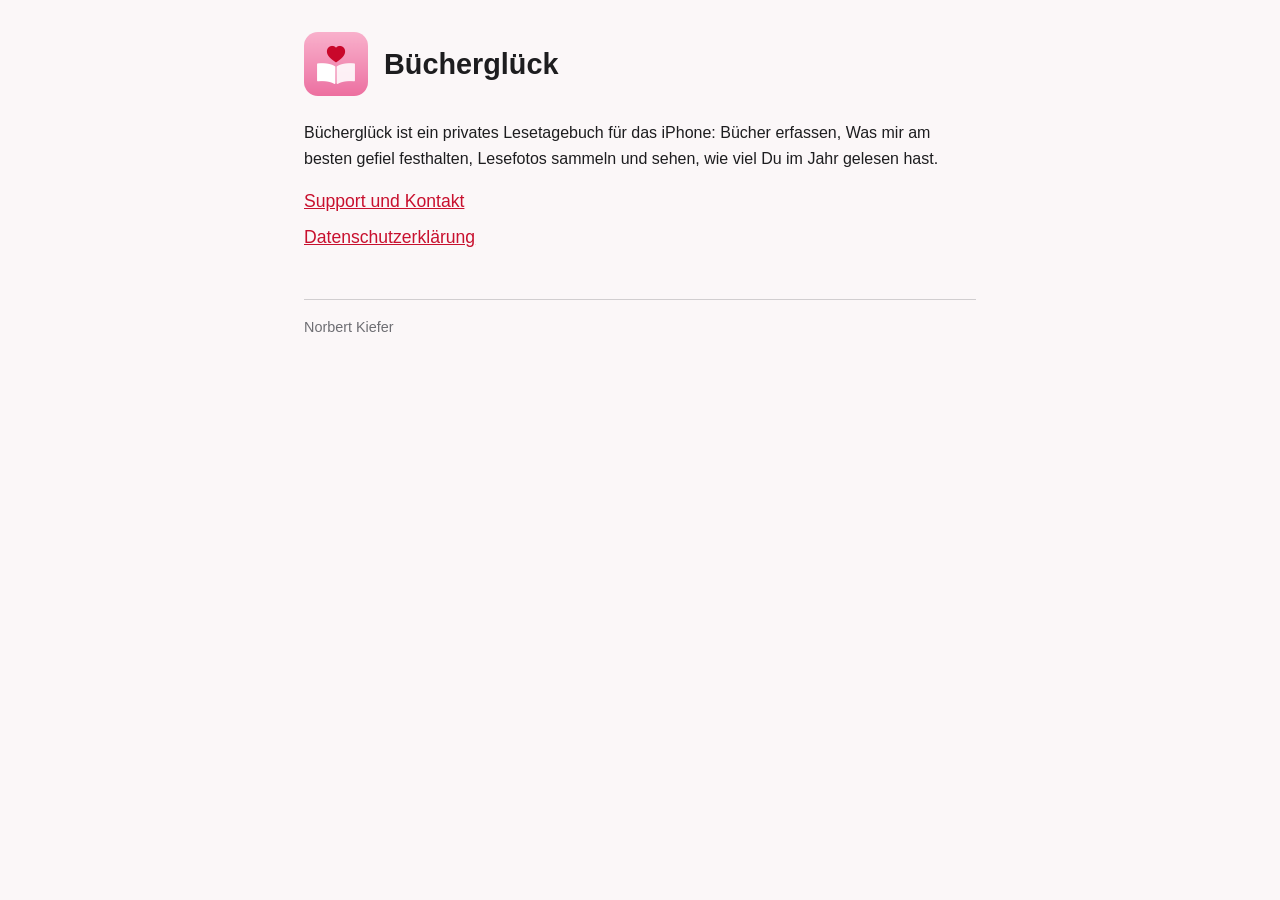
<file: index.html>
<!DOCTYPE html>
<html lang="de">
<head>
    <meta charset="utf-8">
    <meta name="viewport" content="width=device-width, initial-scale=1">
    <title>Bücherglück</title>
    <link rel="stylesheet" href="stil.css">
</head>
<body>
<main>
    <header>
        <img src="icon.png" alt="">
        <h1>Bücherglück</h1>
    </header>

    <p>Bücherglück ist ein privates Lesetagebuch für das iPhone: Bücher erfassen, Was mir am besten gefiel festhalten, Lesefotos sammeln und sehen, wie viel Du im Jahr gelesen hast.</p>

    <nav>
        <ul>
            <li><a href="support.html">Support und Kontakt</a></li>
            <li><a href="datenschutz.html">Datenschutzerklärung</a></li>
        </ul>
    </nav>

    <footer>Norbert Kiefer</footer>
</main>
</body>
</html>
</file>
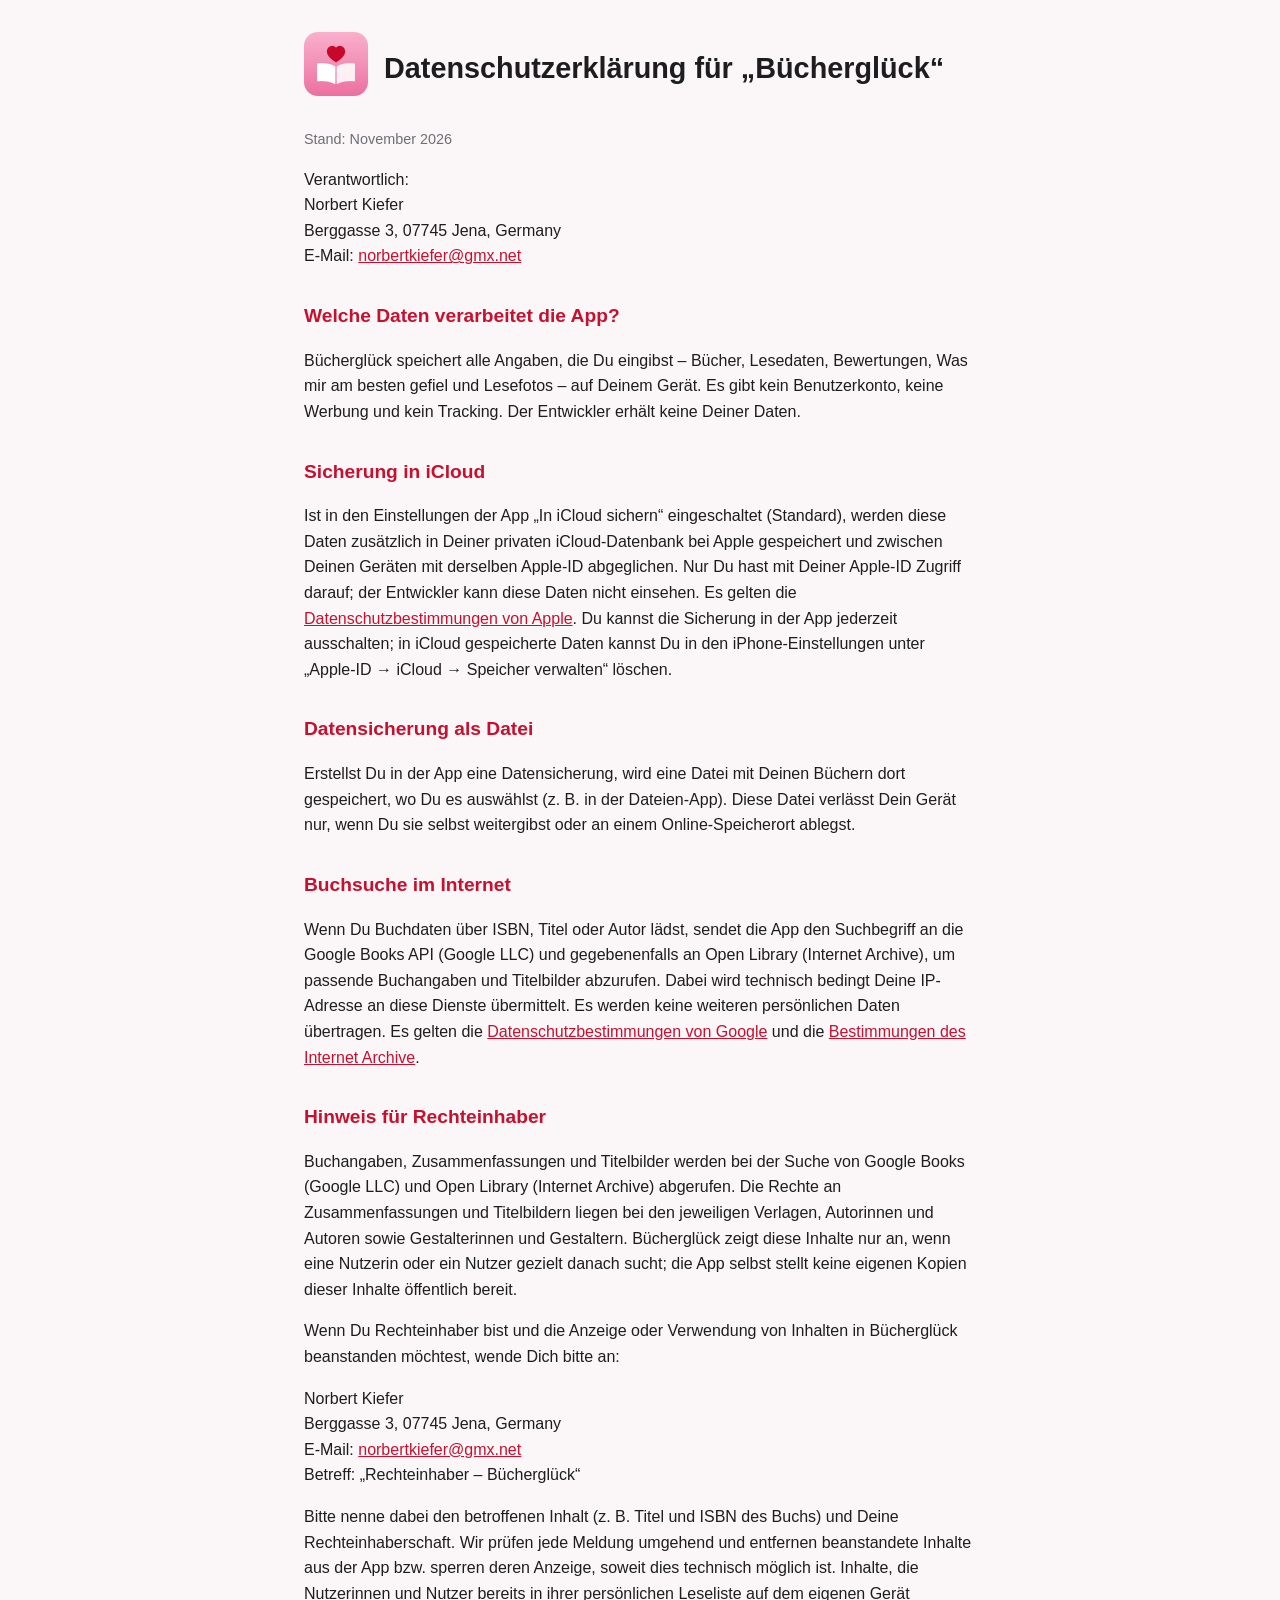
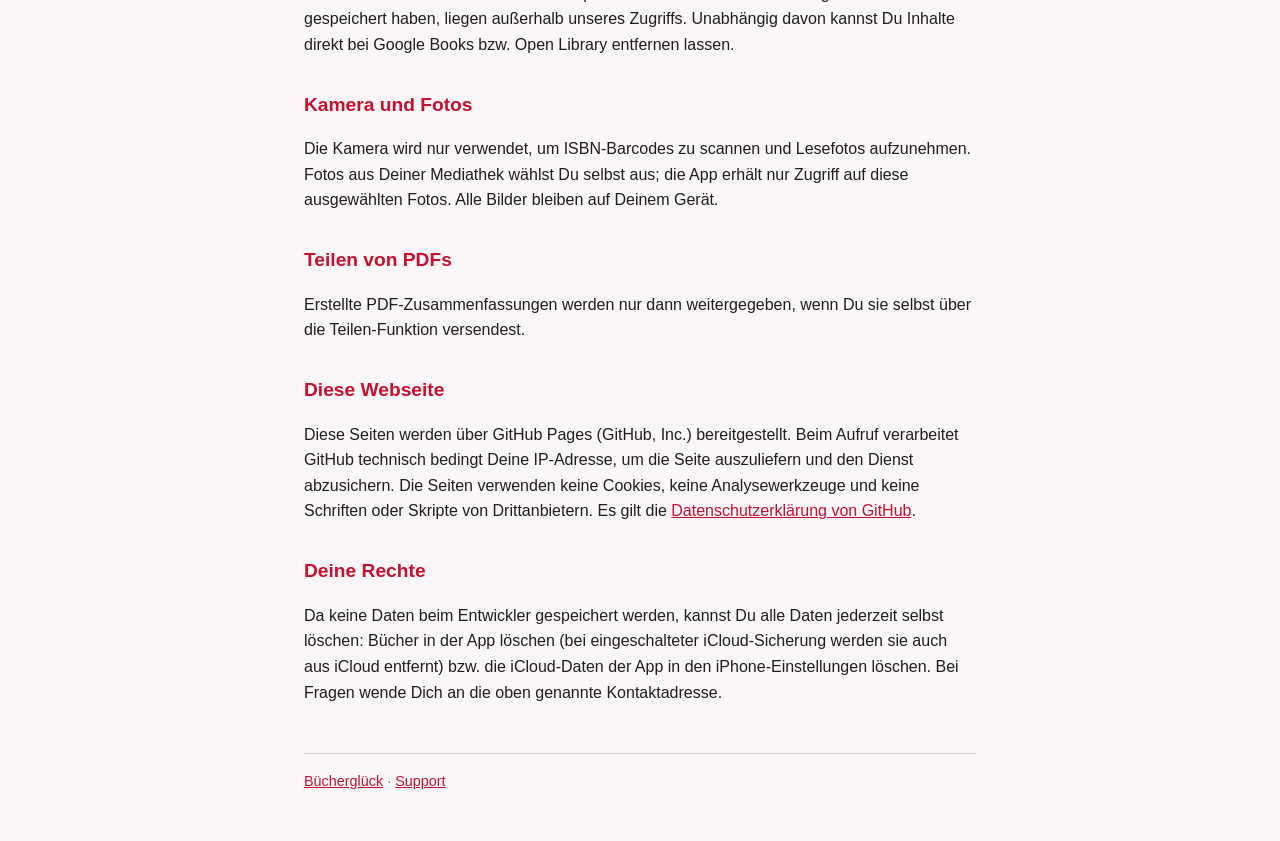
<file: datenschutz.html>
<!DOCTYPE html>
<html lang="de">
<head>
    <meta charset="utf-8">
    <meta name="viewport" content="width=device-width, initial-scale=1">
    <title>Bücherglück – Datenschutzerklärung</title>
    <link rel="stylesheet" href="stil.css">
</head>
<body>
<main>
    <header>
        <a href="index.html"><img src="icon.png" alt="Bücherglück"></a>
        <h1>Datenschutzerklärung für „Bücherglück“</h1>
    </header>

    <p class="stand">Stand: November 2026</p>

    <p>Verantwortlich:<br>
    Norbert Kiefer<br>
    Berggasse 3, 07745 Jena, Germany<br>
    E-Mail: <a href="mailto:norbertkiefer@gmx.net">norbertkiefer@gmx.net</a></p>

    <h2>Welche Daten verarbeitet die App?</h2>
    <p>Bücherglück speichert alle Angaben, die Du eingibst – Bücher, Lesedaten, Bewertungen, Was mir am besten gefiel und Lesefotos – auf Deinem Gerät. Es gibt kein Benutzerkonto, keine Werbung und kein Tracking. Der Entwickler erhält keine Deiner Daten.</p>

    <h2>Sicherung in iCloud</h2>
    <p>Ist in den Einstellungen der App „In iCloud sichern“ eingeschaltet (Standard), werden diese Daten zusätzlich in Deiner privaten iCloud-Datenbank bei Apple gespeichert und zwischen Deinen Geräten mit derselben Apple-ID abgeglichen. Nur Du hast mit Deiner Apple-ID Zugriff darauf; der Entwickler kann diese Daten nicht einsehen. Es gelten die <a href="https://www.apple.com/de/legal/privacy/">Datenschutzbestimmungen von Apple</a>. Du kannst die Sicherung in der App jederzeit ausschalten; in iCloud gespeicherte Daten kannst Du in den iPhone-Einstellungen unter „Apple-ID → iCloud → Speicher verwalten“ löschen.</p>

    <h2>Datensicherung als Datei</h2>
    <p>Erstellst Du in der App eine Datensicherung, wird eine Datei mit Deinen Büchern dort gespeichert, wo Du es auswählst (z. B. in der Dateien-App). Diese Datei verlässt Dein Gerät nur, wenn Du sie selbst weitergibst oder an einem Online-Speicherort ablegst.</p>

    <h2>Buchsuche im Internet</h2>
    <p>Wenn Du Buchdaten über ISBN, Titel oder Autor lädst, sendet die App den Suchbegriff an die Google Books API (Google LLC) und gegebenenfalls an Open Library (Internet Archive), um passende Buchangaben und Titelbilder abzurufen. Dabei wird technisch bedingt Deine IP-Adresse an diese Dienste übermittelt. Es werden keine weiteren persönlichen Daten übertragen. Es gelten die <a href="https://policies.google.com/privacy">Datenschutzbestimmungen von Google</a> und die <a href="https://archive.org/about/terms.php">Bestimmungen des Internet Archive</a>.</p>

    <h2>Hinweis für Rechteinhaber</h2>
    <p>Buchangaben, Zusammenfassungen und Titelbilder werden bei der Suche von Google Books (Google LLC) und Open Library (Internet Archive) abgerufen. Die Rechte an Zusammenfassungen und Titelbildern liegen bei den jeweiligen Verlagen, Autorinnen und Autoren sowie Gestalterinnen und Gestaltern. Bücherglück zeigt diese Inhalte nur an, wenn eine Nutzerin oder ein Nutzer gezielt danach sucht; die App selbst stellt keine eigenen Kopien dieser Inhalte öffentlich bereit.</p>
    <p>Wenn Du Rechteinhaber bist und die Anzeige oder Verwendung von Inhalten in Bücherglück beanstanden möchtest, wende Dich bitte an:</p>
    <p>Norbert Kiefer<br>
    Berggasse 3, 07745 Jena, Germany<br>
    E-Mail: <a href="mailto:norbertkiefer@gmx.net">norbertkiefer@gmx.net</a><br>
    Betreff: „Rechteinhaber – Bücherglück“</p>
    <p>Bitte nenne dabei den betroffenen Inhalt (z. B. Titel und ISBN des Buchs) und Deine Rechteinhaberschaft. Wir prüfen jede Meldung umgehend und entfernen beanstandete Inhalte aus der App bzw. sperren deren Anzeige, soweit dies technisch möglich ist. Inhalte, die Nutzerinnen und Nutzer bereits in ihrer persönlichen Leseliste auf dem eigenen Gerät gespeichert haben, liegen außerhalb unseres Zugriffs. Unabhängig davon kannst Du Inhalte direkt bei Google Books bzw. Open Library entfernen lassen.</p>

    <h2>Kamera und Fotos</h2>
    <p>Die Kamera wird nur verwendet, um ISBN-Barcodes zu scannen und Lesefotos aufzunehmen. Fotos aus Deiner Mediathek wählst Du selbst aus; die App erhält nur Zugriff auf diese ausgewählten Fotos. Alle Bilder bleiben auf Deinem Gerät.</p>

    <h2>Teilen von PDFs</h2>
    <p>Erstellte PDF-Zusammenfassungen werden nur dann weitergegeben, wenn Du sie selbst über die Teilen-Funktion versendest.</p>

    <h2>Diese Webseite</h2>
    <p>Diese Seiten werden über GitHub Pages (GitHub, Inc.) bereitgestellt. Beim Aufruf verarbeitet GitHub technisch bedingt Deine IP-Adresse, um die Seite auszuliefern und den Dienst abzusichern. Die Seiten verwenden keine Cookies, keine Analysewerkzeuge und keine Schriften oder Skripte von Drittanbietern. Es gilt die <a href="https://docs.github.com/de/site-policy/privacy-policies/github-general-privacy-statement">Datenschutzerklärung von GitHub</a>.</p>

    <h2>Deine Rechte</h2>
    <p>Da keine Daten beim Entwickler gespeichert werden, kannst Du alle Daten jederzeit selbst löschen: Bücher in der App löschen (bei eingeschalteter iCloud-Sicherung werden sie auch aus iCloud entfernt) bzw. die iCloud-Daten der App in den iPhone-Einstellungen löschen. Bei Fragen wende Dich an die oben genannte Kontaktadresse.</p>

    <footer><a href="index.html">Bücherglück</a> · <a href="support.html">Support</a></footer>
</main>
</body>
</html>
</file>
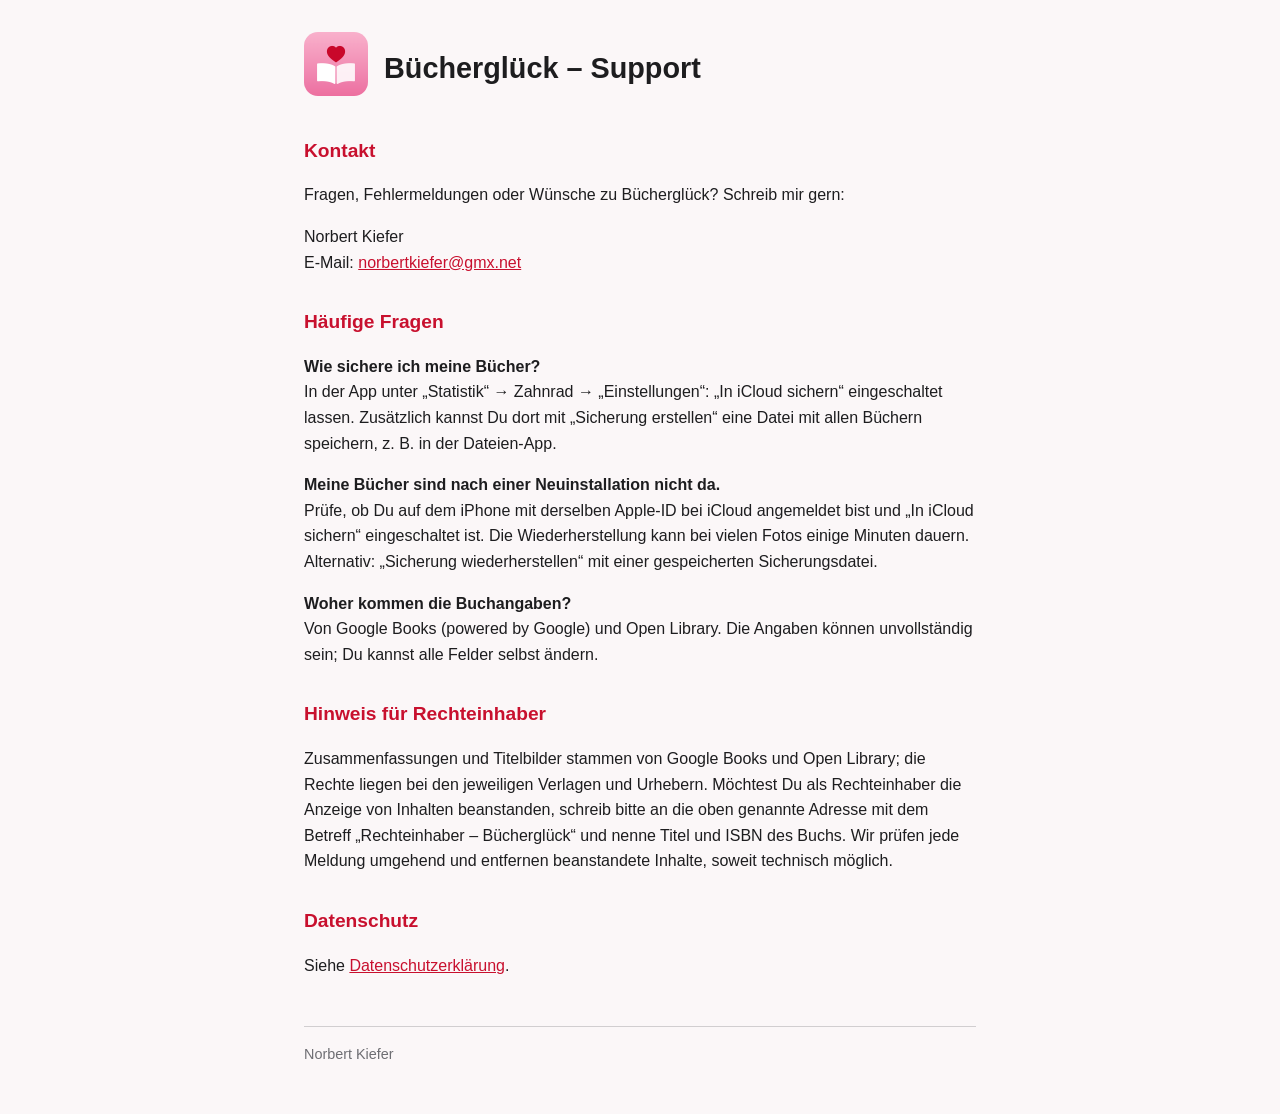
<file: support.html>
<!DOCTYPE html>
<html lang="de">
<head>
    <meta charset="utf-8">
    <meta name="viewport" content="width=device-width, initial-scale=1">
    <title>Bücherglück – Support</title>
    <link rel="stylesheet" href="stil.css">
</head>
<body>
<main>
    <header>
        <a href="index.html"><img src="icon.png" alt="Bücherglück"></a>
        <h1>Bücherglück – Support</h1>
    </header>

    <h2>Kontakt</h2>
    <p>Fragen, Fehlermeldungen oder Wünsche zu Bücherglück? Schreib mir gern:</p>
    <p>
        Norbert Kiefer<br>
        E-Mail: <a href="mailto:norbertkiefer@gmx.net">norbertkiefer@gmx.net</a>
    </p>

    <h2>Häufige Fragen</h2>

    <p><strong>Wie sichere ich meine Bücher?</strong><br>
    In der App unter „Statistik“ → Zahnrad → „Einstellungen“: „In iCloud sichern“ eingeschaltet lassen. Zusätzlich kannst Du dort mit „Sicherung erstellen“ eine Datei mit allen Büchern speichern, z. B. in der Dateien-App.</p>

    <p><strong>Meine Bücher sind nach einer Neuinstallation nicht da.</strong><br>
    Prüfe, ob Du auf dem iPhone mit derselben Apple-ID bei iCloud angemeldet bist und „In iCloud sichern“ eingeschaltet ist. Die Wiederherstellung kann bei vielen Fotos einige Minuten dauern. Alternativ: „Sicherung wiederherstellen“ mit einer gespeicherten Sicherungsdatei.</p>

    <p><strong>Woher kommen die Buchangaben?</strong><br>
    Von Google Books (powered by Google) und Open Library. Die Angaben können unvollständig sein; Du kannst alle Felder selbst ändern.</p>

    <h2>Hinweis für Rechteinhaber</h2>
    <p>Zusammenfassungen und Titelbilder stammen von Google Books und Open Library; die Rechte liegen bei den jeweiligen Verlagen und Urhebern. Möchtest Du als Rechteinhaber die Anzeige von Inhalten beanstanden, schreib bitte an die oben genannte Adresse mit dem Betreff „Rechteinhaber – Bücherglück“ und nenne Titel und ISBN des Buchs. Wir prüfen jede Meldung umgehend und entfernen beanstandete Inhalte, soweit technisch möglich.</p>

    <h2>Datenschutz</h2>
    <p>Siehe <a href="datenschutz.html">Datenschutzerklärung</a>.</p>

    <footer>Norbert Kiefer</footer>
</main>
</body>
</html>
</file>
<file: stil.css>
/* Schlichtes Layout ohne externe Schriften oder Skripte (keine Daten an Dritte). */
:root {
    --akzent: #C8102E;
    --text: #1d1d1f;
    --grau: #6e6e73;
    --hintergrund: #fbf7f8;
}

@media (prefers-color-scheme: dark) {
    :root {
        --akzent: #ff5a6e;
        --text: #f5f5f7;
        --grau: #a1a1a6;
        --hintergrund: #1c1c1e;
    }
}

body {
    margin: 0;
    font-family: -apple-system, BlinkMacSystemFont, "Helvetica Neue", Arial, sans-serif;
    line-height: 1.6;
    color: var(--text);
    background: var(--hintergrund);
}

main {
    max-width: 42rem;
    margin: 0 auto;
    padding: 2rem 1.25rem 3rem;
}

header {
    display: flex;
    align-items: center;
    gap: 1rem;
    margin-bottom: 1.5rem;
}

header img {
    width: 64px;
    height: 64px;
    border-radius: 14px;
}

header a {
    color: inherit;
    text-decoration: none;
}

h1 {
    font-size: 1.8rem;
    margin: 0;
}

h2 {
    font-size: 1.2rem;
    margin-top: 2rem;
    color: var(--akzent);
}

a {
    color: var(--akzent);
}

.stand,
footer {
    color: var(--grau);
    font-size: 0.9rem;
}

nav ul {
    list-style: none;
    padding: 0;
}

nav li {
    margin: 0.5rem 0;
    font-size: 1.1rem;
}

footer {
    margin-top: 3rem;
    border-top: 1px solid color-mix(in srgb, var(--grau) 30%, transparent);
    padding-top: 1rem;
}
</file>
